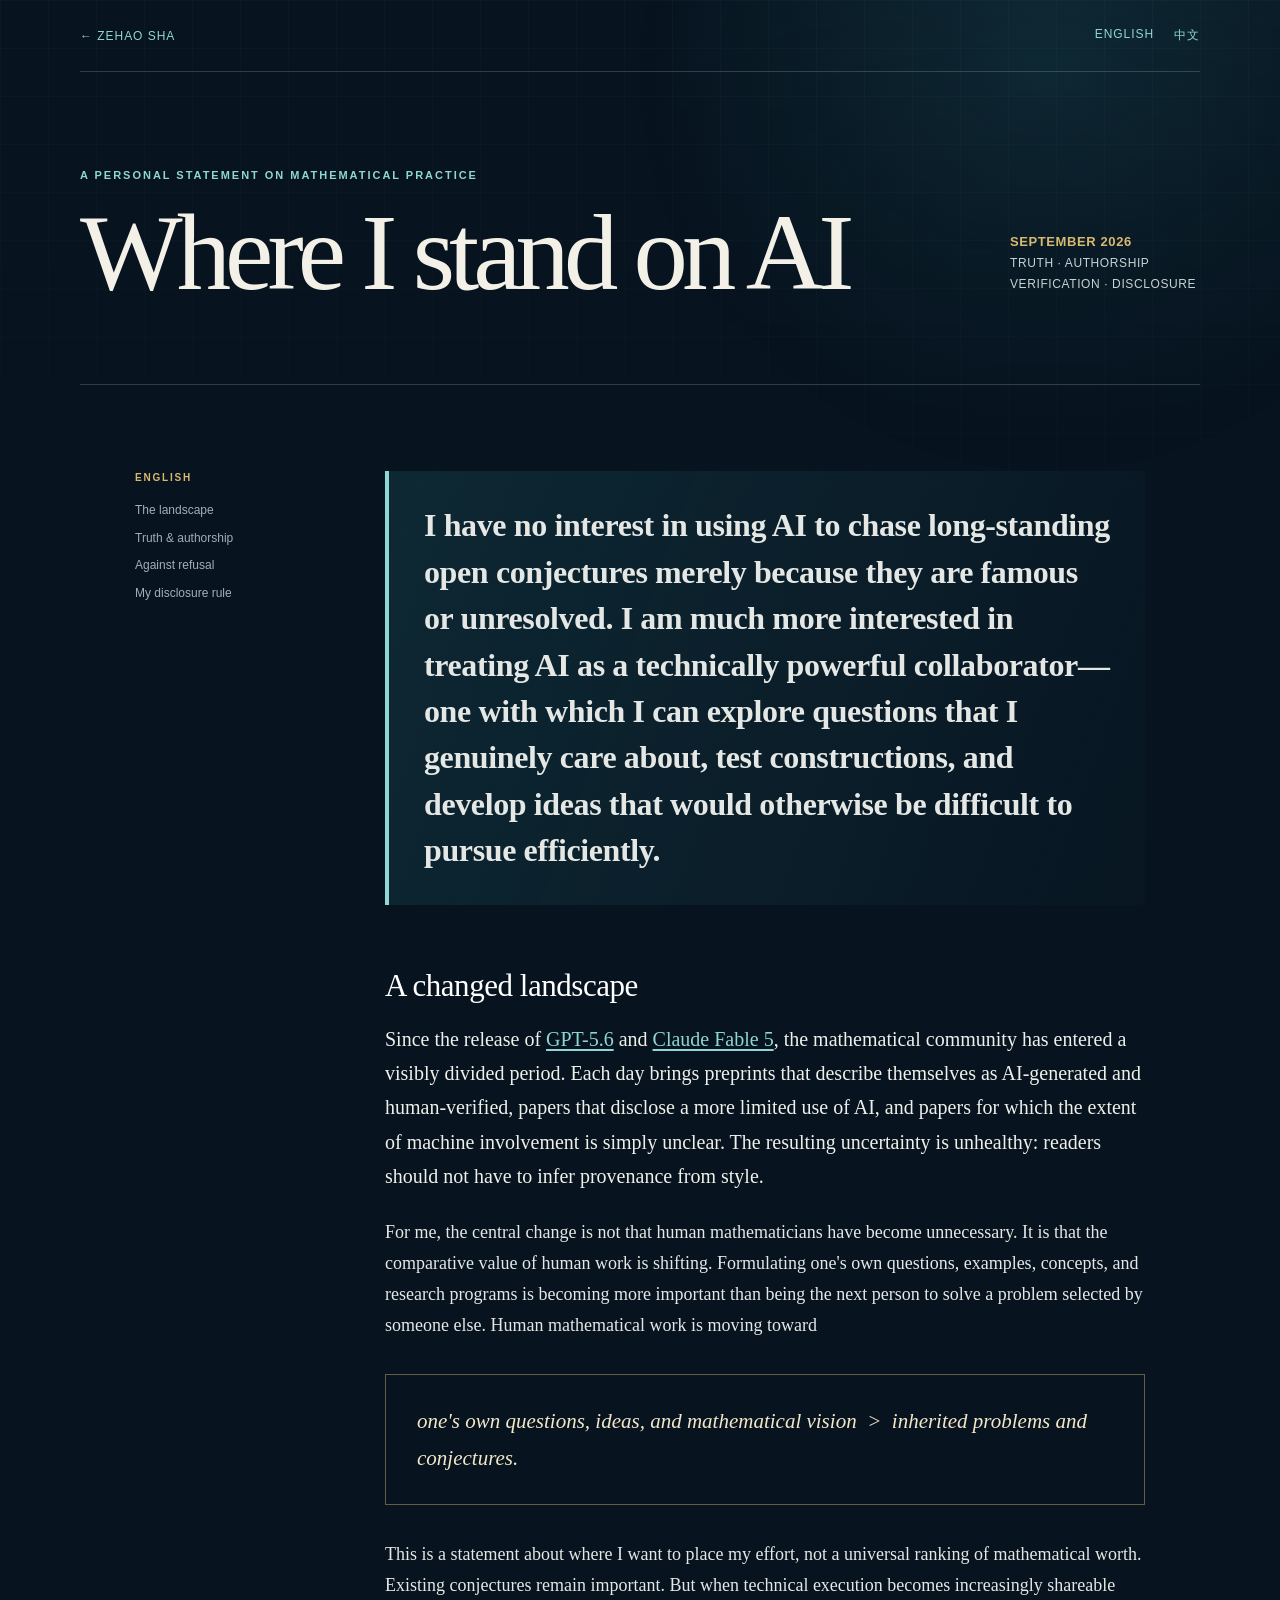
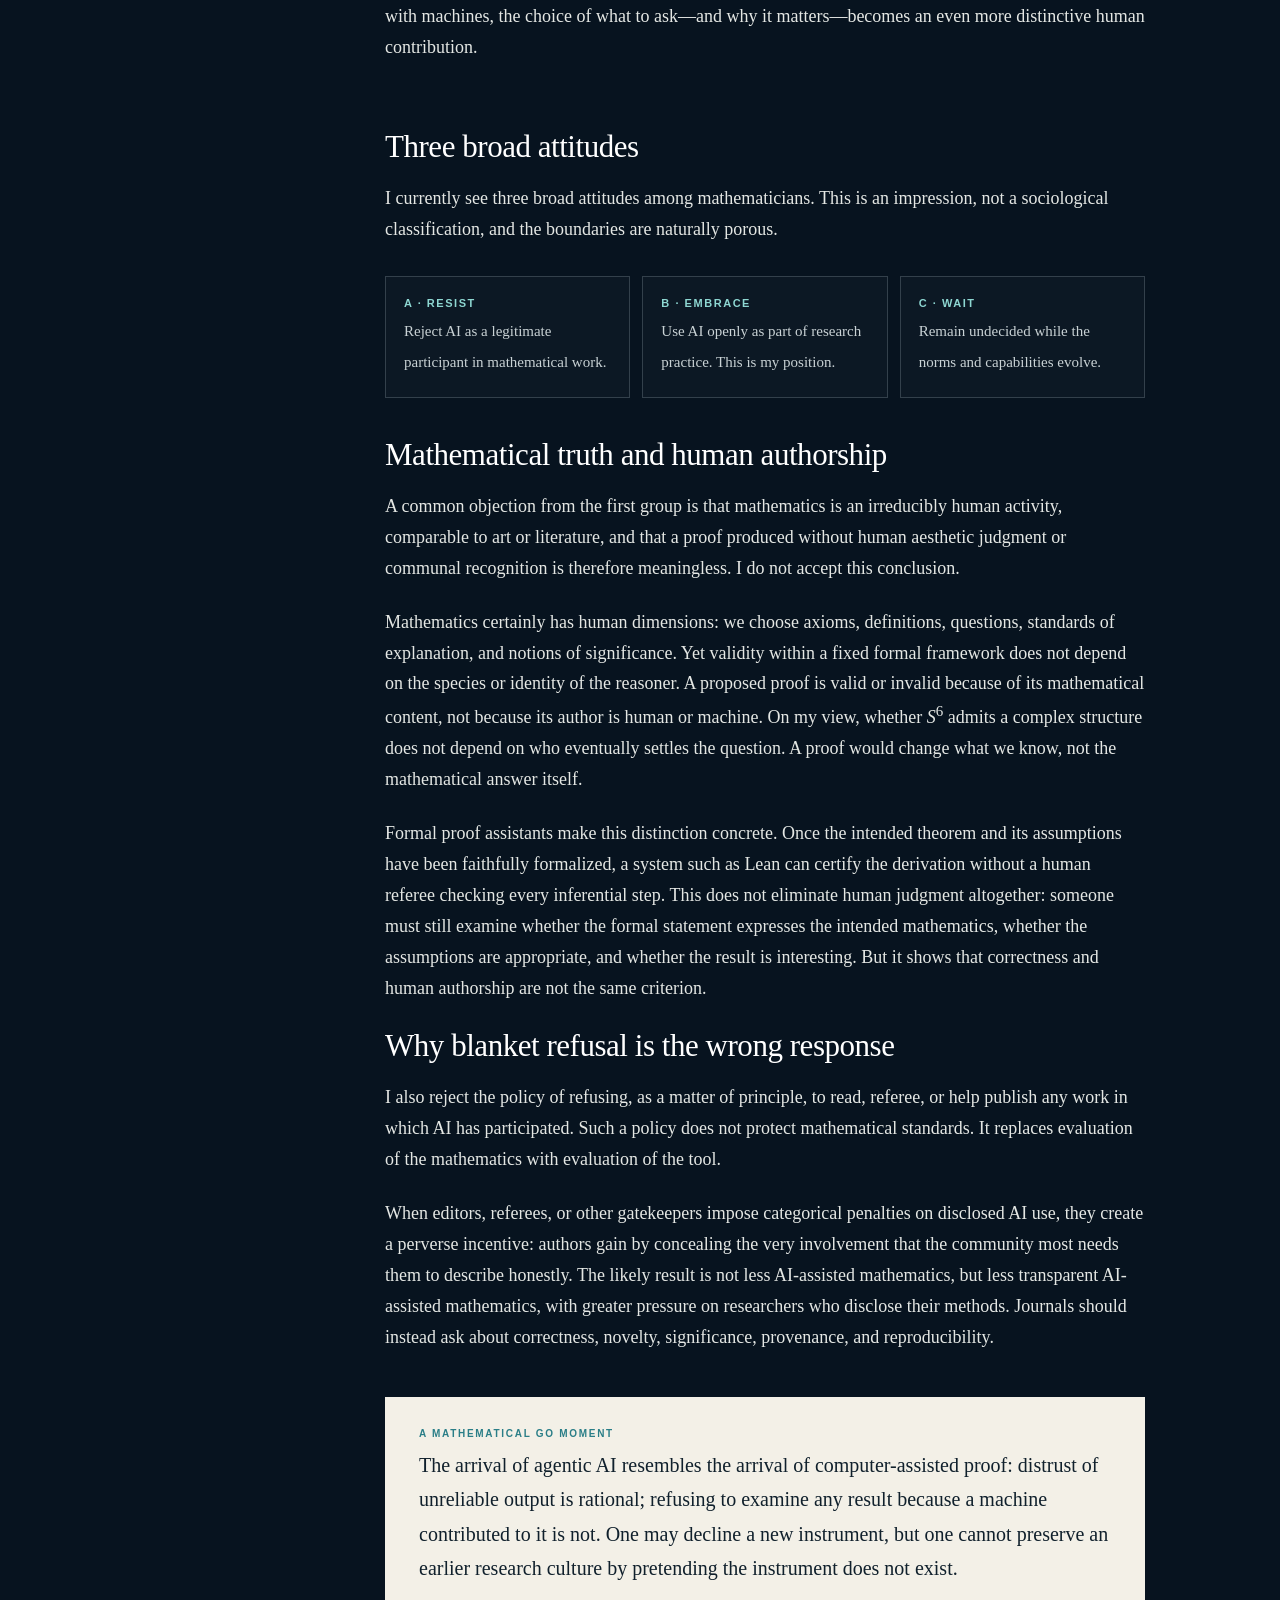
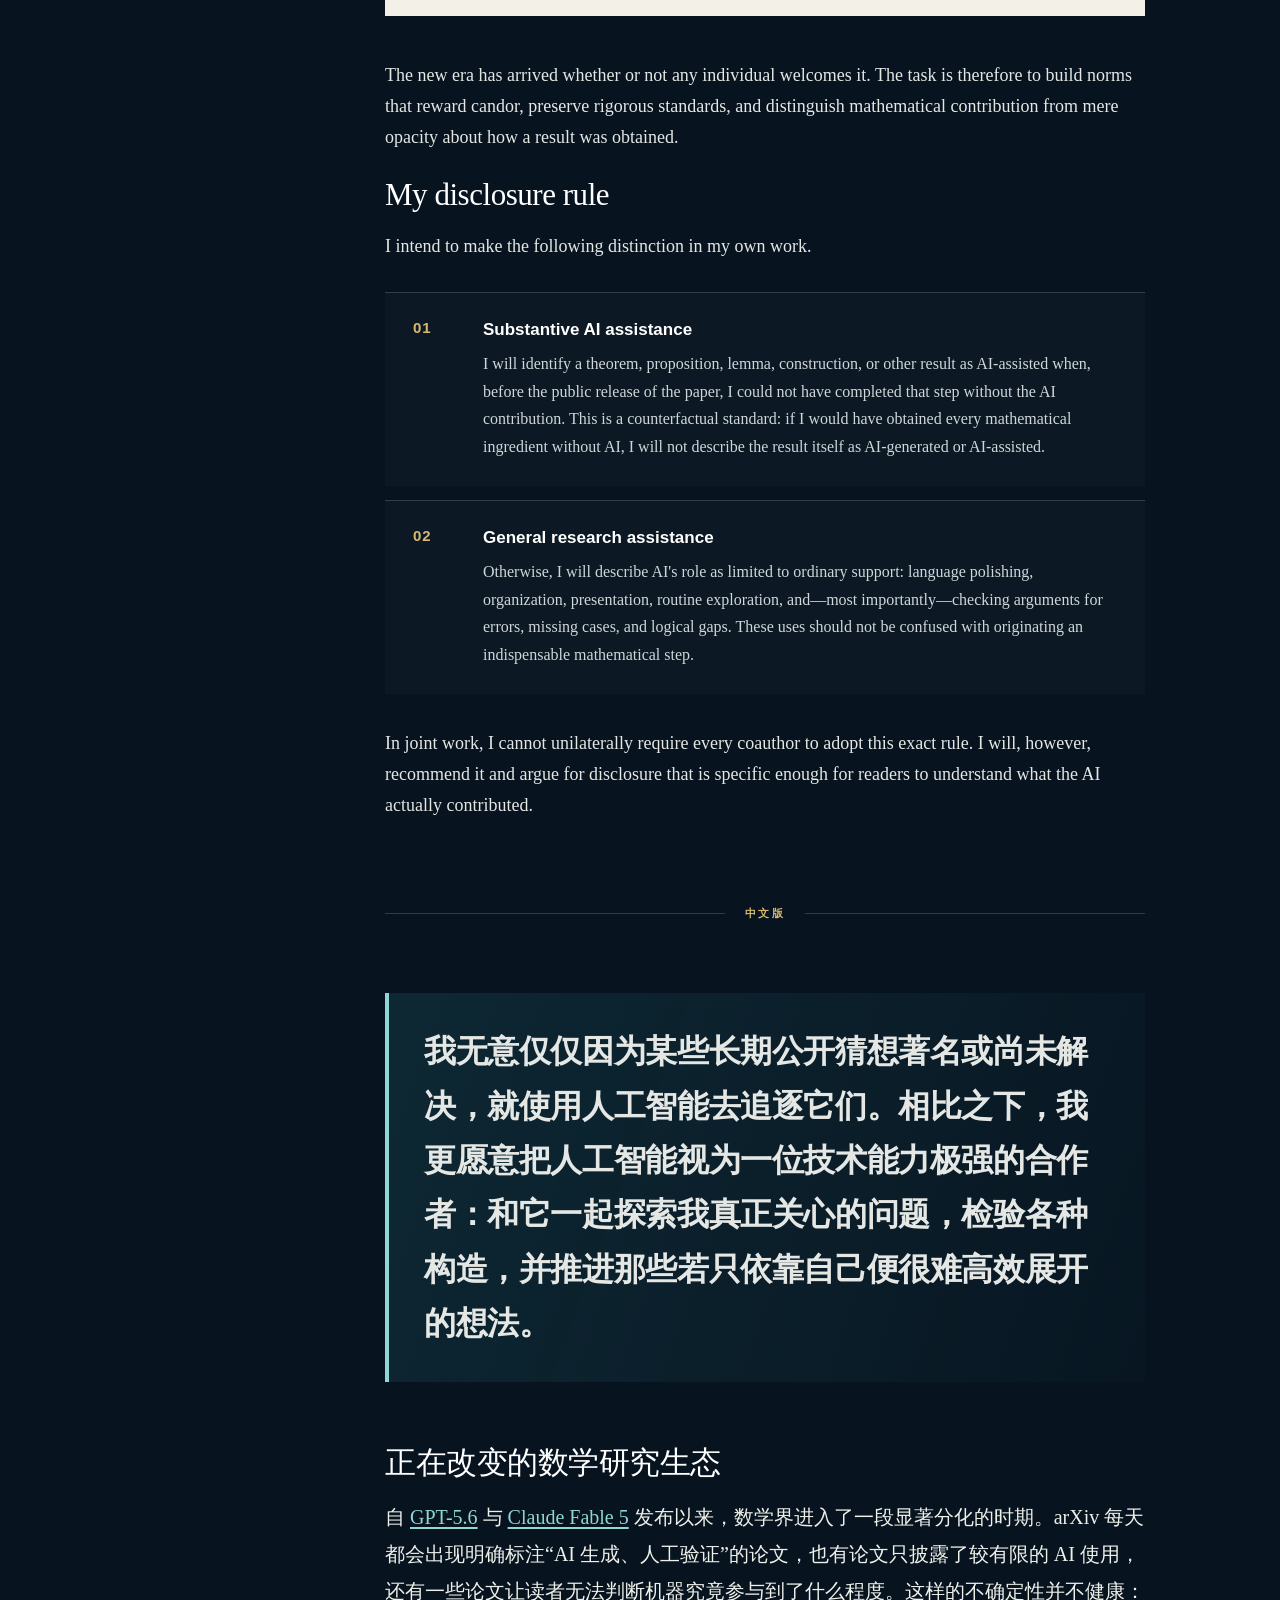
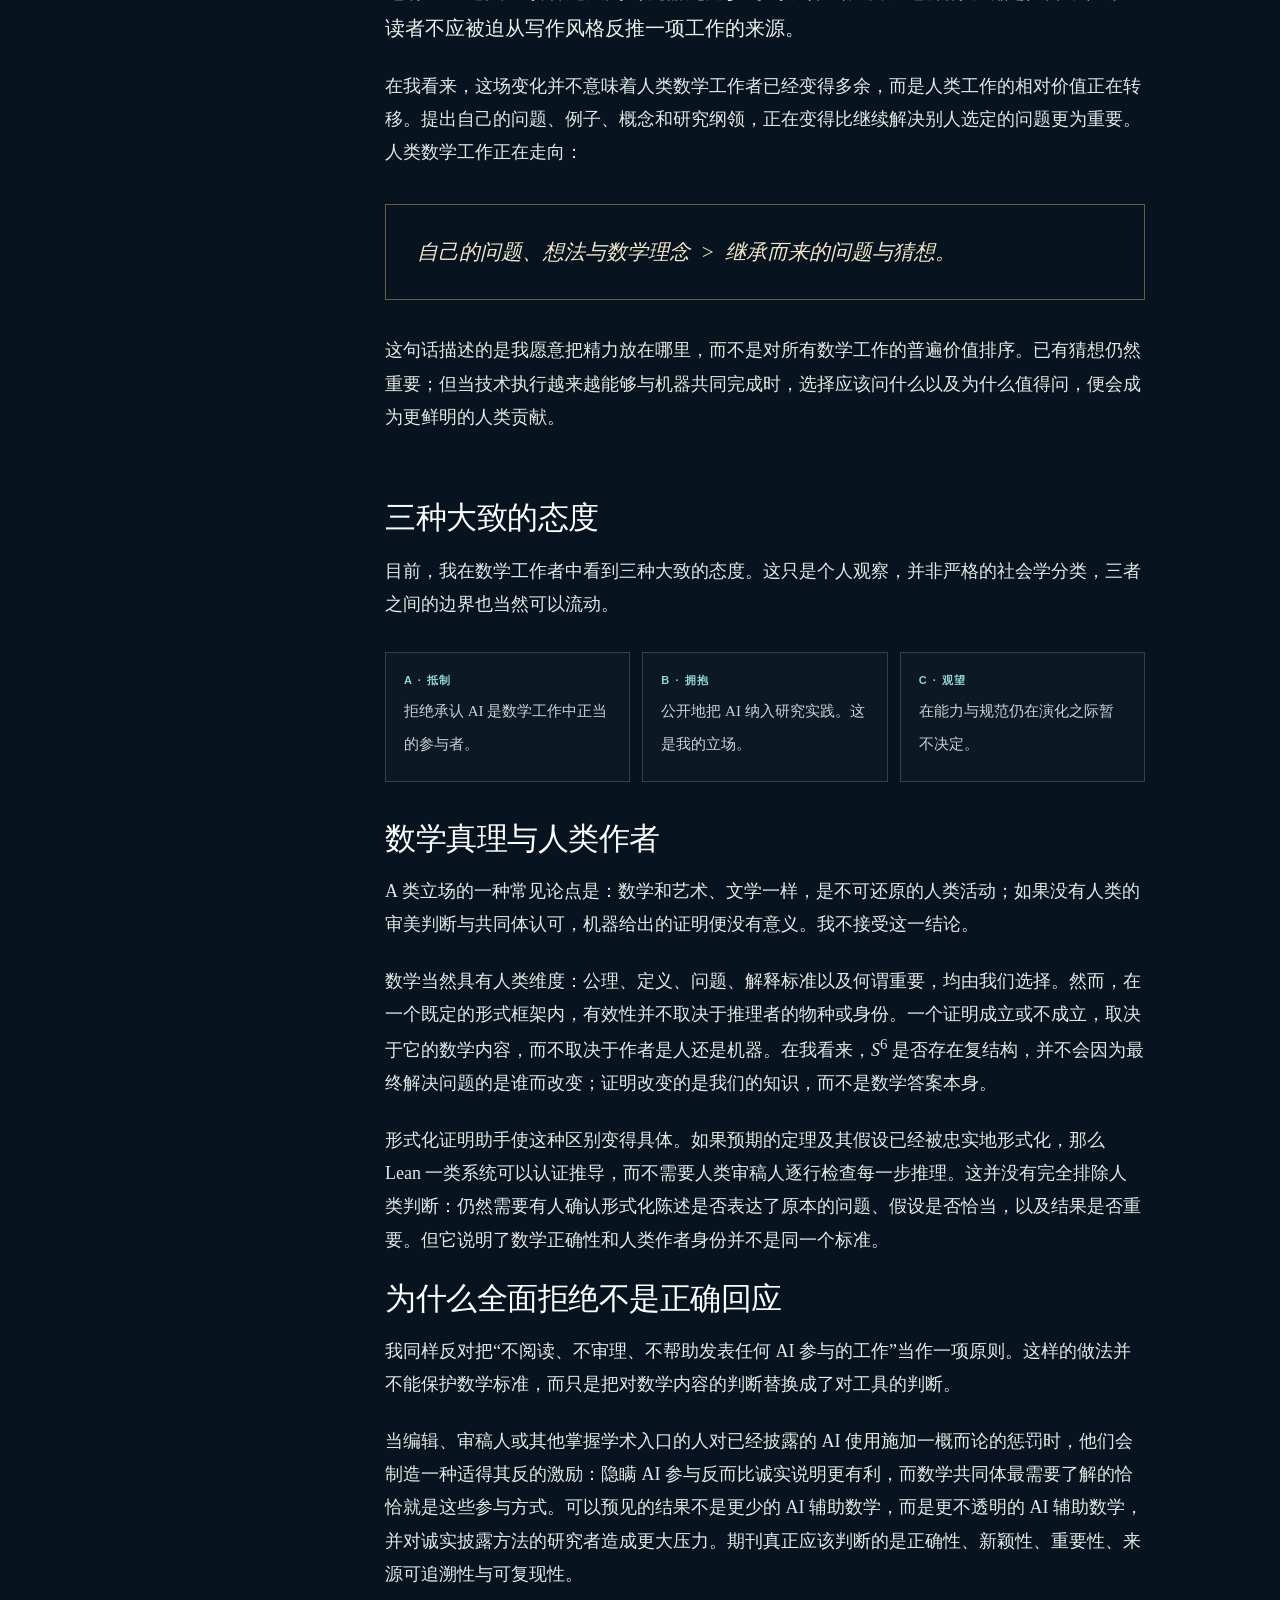
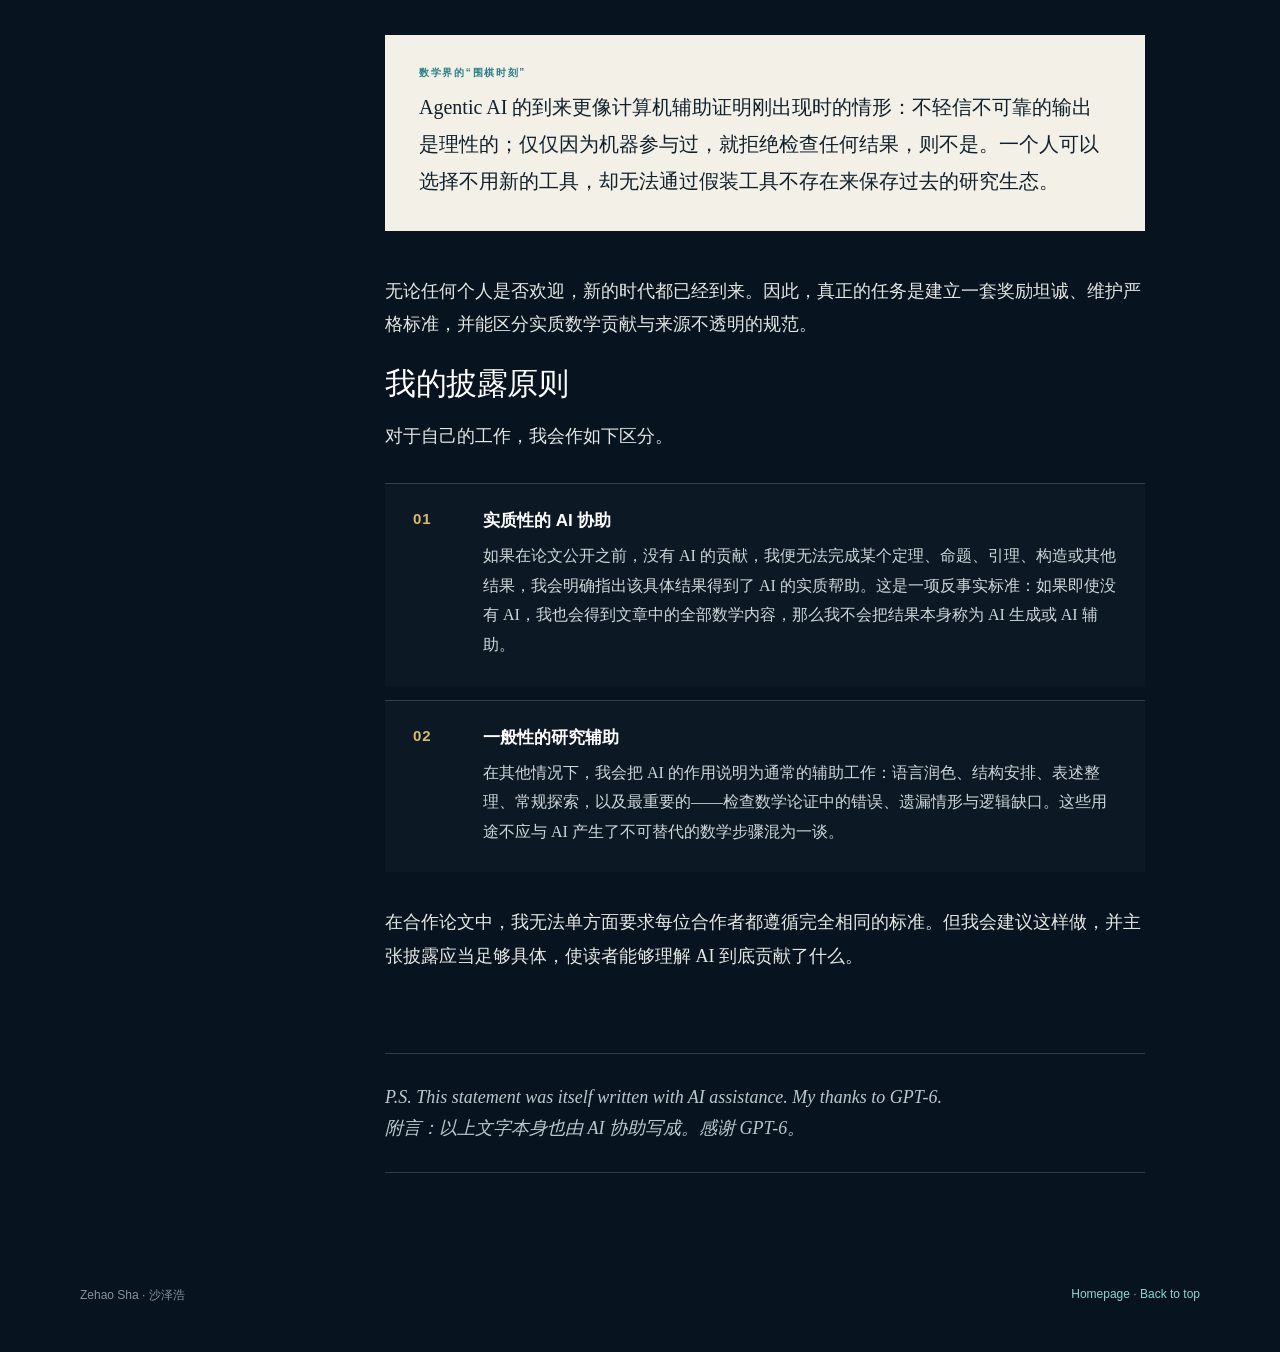
<file: ai.html>
<!doctype html>
<html lang="en">
<head>
  <meta charset="utf-8">
  <meta name="viewport" content="width=device-width, initial-scale=1">
  <title>Where I Stand on AI — Zehao Sha</title>
  <meta name="description" content="A personal statement by Zehao Sha on AI, mathematical truth, research practice, and disclosure.">
  <meta property="og:title" content="Where I Stand on AI — Zehao Sha">
  <meta property="og:description" content="A personal statement on AI, mathematical truth, research practice, and disclosure.">
  <meta property="og:type" content="article">
  <link rel="icon" type="image/jpg" href="https://ricciflow19.github.io/OK.jpg">
  <style>
    :root{--night:#07131f;--night-2:#0b1d2d;--paper:#f3f0e7;--paper-soft:#c9d2d5;--aqua:#8ed7d2;--aqua-deep:#2a7e87;--gold:#d8b970;--line:rgba(202,224,228,.2);--serif:Georgia,"Times New Roman",serif;--sans:Arial,Helvetica,sans-serif;--cn:"Songti SC","STSong","Noto Serif CJK SC",serif}
    *{box-sizing:border-box}html{scroll-behavior:smooth}body{margin:0;background:var(--night);color:var(--paper);font-family:var(--serif);font-size:18px;line-height:1.72}body::before{content:"";position:fixed;inset:0;pointer-events:none;background:radial-gradient(circle at 82% 8%,rgba(55,166,169,.16),transparent 31%),linear-gradient(rgba(255,255,255,.022) 1px,transparent 1px),linear-gradient(90deg,rgba(255,255,255,.022) 1px,transparent 1px);background-size:auto,48px 48px,48px 48px;mask-image:linear-gradient(to bottom,#000,transparent 72%)}a{color:var(--aqua);text-underline-offset:3px}a:hover{color:#b6ece7}.shell{width:min(1120px,calc(100% - 42px));margin:auto;position:relative}.topbar{min-height:72px;display:flex;justify-content:space-between;align-items:center;border-bottom:1px solid var(--line);font:12px var(--sans);letter-spacing:.08em;text-transform:uppercase}.topbar a{text-decoration:none}.language-nav{display:flex;gap:20px}.hero{display:grid;grid-template-columns:minmax(0,1fr) 190px;gap:70px;padding:96px 0 82px;border-bottom:1px solid var(--line)}.eyebrow{margin:0 0 20px;color:var(--aqua);font:700 11px/1.4 var(--sans);letter-spacing:.18em;text-transform:uppercase}h1{max-width:790px;margin:0;font-size:clamp(56px,8.5vw,112px);font-weight:400;line-height:.91;letter-spacing:-.055em}.hero-meta{align-self:end;padding-bottom:7px;color:var(--paper-soft);font:12px/1.75 var(--sans);letter-spacing:.05em;text-transform:uppercase}.hero-meta strong{display:block;color:var(--gold);font-size:13px}.statement{display:grid;grid-template-columns:180px minmax(0,760px);gap:70px;justify-content:center;padding:86px 0}.rail{position:relative}.rail-inner{position:sticky;top:28px}.rail-label{display:block;margin-bottom:17px;color:var(--gold);font:700 10px/1.4 var(--sans);letter-spacing:.18em;text-transform:uppercase}.rail nav{display:flex;flex-direction:column;gap:10px;font:12px/1.45 var(--sans)}.rail a{text-decoration:none;color:#9fb0b8}.rail a:hover{color:var(--aqua)}.prose{min-width:0}.lead{margin:0 0 62px;padding:31px 35px;border-left:4px solid var(--aqua);background:linear-gradient(110deg,rgba(42,126,135,.2),rgba(42,126,135,.03));font-size:clamp(22px,3vw,32px);line-height:1.45;letter-spacing:-.012em}.lead strong{font-weight:700}h2{margin:65px 0 18px;color:#fff;font-size:31px;font-weight:400;line-height:1.2;letter-spacing:-.015em}h2:first-of-type{margin-top:0}p{margin:0 0 23px;color:#e4e7e4}.opening{font-size:20px;color:#eef0ea}.three-ways{display:grid;grid-template-columns:repeat(3,1fr);gap:12px;margin:31px 0 38px}.way{padding:20px 18px;border:1px solid var(--line);background:rgba(255,255,255,.025)}.way b{display:block;margin-bottom:6px;color:var(--aqua);font:700 11px var(--sans);letter-spacing:.14em;text-transform:uppercase}.way span{font-size:15px;color:var(--paper-soft)}.axiom{margin:34px 0;padding:28px 31px;border:1px solid rgba(216,185,112,.45);color:#f2e7c8;font-size:21px;font-style:italic}.moment{margin:44px 0;padding:31px 34px;background:var(--paper);color:#10202c}.moment .moment-label{display:block;margin-bottom:9px;color:var(--aqua-deep);font:700 10px var(--sans);letter-spacing:.17em;text-transform:uppercase}.moment p{margin:0;color:#10202c;font-size:20px}.protocol{display:grid;gap:14px;margin:30px 0 34px;counter-reset:protocol}.rule{display:grid;grid-template-columns:52px 1fr;gap:18px;padding:26px 28px;border-top:1px solid var(--line);background:rgba(255,255,255,.025);counter-increment:protocol}.rule::before{content:"0" counter(protocol);color:var(--gold);font:700 15px var(--sans);letter-spacing:.06em}.rule h3{margin:0 0 8px;color:#fff;font:700 17px/1.35 var(--sans)}.rule p{margin:0;color:#cfd7d9;font-size:16px}.divider{display:flex;align-items:center;gap:20px;margin:85px 0 72px;color:var(--gold);font:700 11px var(--sans);letter-spacing:.2em;text-transform:uppercase}.divider::before,.divider::after{content:"";height:1px;flex:1;background:var(--line)}.cn{font-family:var(--cn);line-height:1.85}.cn h2{font-family:var(--cn)}.cn .lead{font-family:var(--cn);line-height:1.7}.cn .way span,.cn .rule p,.cn .moment p{font-family:var(--cn)}.postscript{margin:80px 0 0;padding:28px 0;border-top:1px solid var(--line);border-bottom:1px solid var(--line);color:#bec8cc;font-style:italic}footer{display:flex;justify-content:space-between;gap:25px;padding:28px 0 48px;color:#82949d;font:12px var(--sans)}footer a{text-decoration:none}
    @media(max-width:860px){.hero{grid-template-columns:1fr;gap:42px;padding:72px 0 62px}.hero-meta{align-self:start}.statement{grid-template-columns:1fr;padding:62px 0}.rail{display:none}.three-ways{grid-template-columns:1fr}.lead{margin-bottom:52px}}
    @media(max-width:560px){body{font-size:17px}.shell{width:min(100% - 28px,1120px)}.topbar{align-items:flex-start;padding:20px 0;gap:20px}.language-nav{gap:12px}.hero{padding-top:58px}.lead{padding:24px 23px}.rule{grid-template-columns:38px 1fr;padding:23px 20px}.moment{padding:25px 23px}footer{flex-direction:column}}
    @media(prefers-reduced-motion:reduce){html{scroll-behavior:auto}}
  </style>
</head>
<body id="top">
  <div class="shell">
    <header class="topbar"><a href="index.html">← Zehao Sha</a><nav class="language-nav" aria-label="Language navigation"><a href="#english">English</a><a href="#chinese" lang="zh-CN">中文</a></nav></header>
    <main>
      <header class="hero"><div><p class="eyebrow">A personal statement on mathematical practice</p><h1>Where I stand on AI</h1></div><div class="hero-meta"><strong>September 2026</strong>Truth · authorship<br>verification · disclosure</div></header>

      <article class="statement" id="english">
        <aside class="rail"><div class="rail-inner"><span class="rail-label">English</span><nav aria-label="English section navigation"><a href="#landscape-en">The landscape</a><a href="#truth-en">Truth &amp; authorship</a><a href="#refusal-en">Against refusal</a><a href="#disclosure-en">My disclosure rule</a></nav></div></aside>
        <div class="prose">
          <p class="lead"><strong>I have no interest in using AI to chase long-standing open conjectures merely because they are famous or unresolved. I am much more interested in treating AI as a technically powerful collaborator—one with which I can explore questions that I genuinely care about, test constructions, and develop ideas that would otherwise be difficult to pursue efficiently.</strong></p>

          <section id="landscape-en">
            <h2>A changed landscape</h2>
            <p class="opening">Since the release of <a href="https://openai.com/index/gpt-5-6/" target="_blank" rel="noopener">GPT-5.6</a> and <a href="https://www.anthropic.com/news/claude-fable-5-mythos-5" target="_blank" rel="noopener">Claude Fable 5</a>, the mathematical community has entered a visibly divided period. Each day brings preprints that describe themselves as AI-generated and human-verified, papers that disclose a more limited use of AI, and papers for which the extent of machine involvement is simply unclear. The resulting uncertainty is unhealthy: readers should not have to infer provenance from style.</p>
            <p>For me, the central change is not that human mathematicians have become unnecessary. It is that the comparative value of human work is shifting. Formulating one's own questions, examples, concepts, and research programs is becoming more important than being the next person to solve a problem selected by someone else. Human mathematical work is moving toward</p>
            <div class="axiom">one's own questions, ideas, and mathematical vision &nbsp;&gt;&nbsp; inherited problems and conjectures.</div>
            <p>This is a statement about where I want to place my effort, not a universal ranking of mathematical worth. Existing conjectures remain important. But when technical execution becomes increasingly shareable with machines, the choice of what to ask—and why it matters—becomes an even more distinctive human contribution.</p>
            <h2>Three broad attitudes</h2>
            <p>I currently see three broad attitudes among mathematicians. This is an impression, not a sociological classification, and the boundaries are naturally porous.</p>
            <div class="three-ways"><div class="way"><b>A · Resist</b><span>Reject AI as a legitimate participant in mathematical work.</span></div><div class="way"><b>B · Embrace</b><span>Use AI openly as part of research practice. This is my position.</span></div><div class="way"><b>C · Wait</b><span>Remain undecided while the norms and capabilities evolve.</span></div></div>
          </section>

          <section id="truth-en">
            <h2>Mathematical truth and human authorship</h2>
            <p>A common objection from the first group is that mathematics is an irreducibly human activity, comparable to art or literature, and that a proof produced without human aesthetic judgment or communal recognition is therefore meaningless. I do not accept this conclusion.</p>
            <p>Mathematics certainly has human dimensions: we choose axioms, definitions, questions, standards of explanation, and notions of significance. Yet validity within a fixed formal framework does not depend on the species or identity of the reasoner. A proposed proof is valid or invalid because of its mathematical content, not because its author is human or machine. On my view, whether <i>S</i><sup>6</sup> admits a complex structure does not depend on who eventually settles the question. A proof would change what we know, not the mathematical answer itself.</p>
            <p>Formal proof assistants make this distinction concrete. Once the intended theorem and its assumptions have been faithfully formalized, a system such as Lean can certify the derivation without a human referee checking every inferential step. This does not eliminate human judgment altogether: someone must still examine whether the formal statement expresses the intended mathematics, whether the assumptions are appropriate, and whether the result is interesting. But it shows that correctness and human authorship are not the same criterion.</p>
          </section>

          <section id="refusal-en">
            <h2>Why blanket refusal is the wrong response</h2>
            <p>I also reject the policy of refusing, as a matter of principle, to read, referee, or help publish any work in which AI has participated. Such a policy does not protect mathematical standards. It replaces evaluation of the mathematics with evaluation of the tool.</p>
            <p>When editors, referees, or other gatekeepers impose categorical penalties on disclosed AI use, they create a perverse incentive: authors gain by concealing the very involvement that the community most needs them to describe honestly. The likely result is not less AI-assisted mathematics, but less transparent AI-assisted mathematics, with greater pressure on researchers who disclose their methods. Journals should instead ask about correctness, novelty, significance, provenance, and reproducibility.</p>
            <div class="moment"><span class="moment-label">A mathematical Go moment</span><p>The arrival of agentic AI resembles the arrival of computer-assisted proof: distrust of unreliable output is rational; refusing to examine any result because a machine contributed to it is not. One may decline a new instrument, but one cannot preserve an earlier research culture by pretending the instrument does not exist.</p></div>
            <p>The new era has arrived whether or not any individual welcomes it. The task is therefore to build norms that reward candor, preserve rigorous standards, and distinguish mathematical contribution from mere opacity about how a result was obtained.</p>
          </section>

          <section id="disclosure-en">
            <h2>My disclosure rule</h2>
            <p>I intend to make the following distinction in my own work.</p>
            <div class="protocol"><div class="rule"><div><h3>Substantive AI assistance</h3><p>I will identify a theorem, proposition, lemma, construction, or other result as AI-assisted when, before the public release of the paper, I could not have completed that step without the AI contribution. This is a counterfactual standard: if I would have obtained every mathematical ingredient without AI, I will not describe the result itself as AI-generated or AI-assisted.</p></div></div><div class="rule"><div><h3>General research assistance</h3><p>Otherwise, I will describe AI's role as limited to ordinary support: language polishing, organization, presentation, routine exploration, and—most importantly—checking arguments for errors, missing cases, and logical gaps. These uses should not be confused with originating an indispensable mathematical step.</p></div></div></div>
            <p>In joint work, I cannot unilaterally require every coauthor to adopt this exact rule. I will, however, recommend it and argue for disclosure that is specific enough for readers to understand what the AI actually contributed.</p>
          </section>

          <div class="divider" id="chinese"><span lang="zh-CN">中文版</span></div>
          <div class="cn" lang="zh-CN">
            <p class="lead"><strong>我无意仅仅因为某些长期公开猜想著名或尚未解决，就使用人工智能去追逐它们。相比之下，我更愿意把人工智能视为一位技术能力极强的合作者：和它一起探索我真正关心的问题，检验各种构造，并推进那些若只依靠自己便很难高效展开的想法。</strong></p>
            <section>
              <h2>正在改变的数学研究生态</h2>
              <p class="opening">自 <a href="https://openai.com/index/gpt-5-6/" target="_blank" rel="noopener">GPT-5.6</a> 与 <a href="https://www.anthropic.com/news/claude-fable-5-mythos-5" target="_blank" rel="noopener">Claude Fable 5</a> 发布以来，数学界进入了一段显著分化的时期。arXiv 每天都会出现明确标注“AI 生成、人工验证”的论文，也有论文只披露了较有限的 AI 使用，还有一些论文让读者无法判断机器究竟参与到了什么程度。这样的不确定性并不健康：读者不应被迫从写作风格反推一项工作的来源。</p>
              <p>在我看来，这场变化并不意味着人类数学工作者已经变得多余，而是人类工作的相对价值正在转移。提出自己的问题、例子、概念和研究纲领，正在变得比继续解决别人选定的问题更为重要。人类数学工作正在走向：</p>
              <div class="axiom">自己的问题、想法与数学理念 &nbsp;&gt;&nbsp; 继承而来的问题与猜想。</div>
              <p>这句话描述的是我愿意把精力放在哪里，而不是对所有数学工作的普遍价值排序。已有猜想仍然重要；但当技术执行越来越能够与机器共同完成时，选择应该问什么以及为什么值得问，便会成为更鲜明的人类贡献。</p>
              <h2>三种大致的态度</h2>
              <p>目前，我在数学工作者中看到三种大致的态度。这只是个人观察，并非严格的社会学分类，三者之间的边界也当然可以流动。</p>
              <div class="three-ways"><div class="way"><b>A · 抵制</b><span>拒绝承认 AI 是数学工作中正当的参与者。</span></div><div class="way"><b>B · 拥抱</b><span>公开地把 AI 纳入研究实践。这是我的立场。</span></div><div class="way"><b>C · 观望</b><span>在能力与规范仍在演化之际暂不决定。</span></div></div>
            </section>
            <section>
              <h2>数学真理与人类作者</h2>
              <p>A 类立场的一种常见论点是：数学和艺术、文学一样，是不可还原的人类活动；如果没有人类的审美判断与共同体认可，机器给出的证明便没有意义。我不接受这一结论。</p>
              <p>数学当然具有人类维度：公理、定义、问题、解释标准以及何谓重要，均由我们选择。然而，在一个既定的形式框架内，有效性并不取决于推理者的物种或身份。一个证明成立或不成立，取决于它的数学内容，而不取决于作者是人还是机器。在我看来，<i>S</i><sup>6</sup> 是否存在复结构，并不会因为最终解决问题的是谁而改变；证明改变的是我们的知识，而不是数学答案本身。</p>
              <p>形式化证明助手使这种区别变得具体。如果预期的定理及其假设已经被忠实地形式化，那么 Lean 一类系统可以认证推导，而不需要人类审稿人逐行检查每一步推理。这并没有完全排除人类判断：仍然需要有人确认形式化陈述是否表达了原本的问题、假设是否恰当，以及结果是否重要。但它说明了数学正确性和人类作者身份并不是同一个标准。</p>
            </section>
            <section>
              <h2>为什么全面拒绝不是正确回应</h2>
              <p>我同样反对把“不阅读、不审理、不帮助发表任何 AI 参与的工作”当作一项原则。这样的做法并不能保护数学标准，而只是把对数学内容的判断替换成了对工具的判断。</p>
              <p>当编辑、审稿人或其他掌握学术入口的人对已经披露的 AI 使用施加一概而论的惩罚时，他们会制造一种适得其反的激励：隐瞒 AI 参与反而比诚实说明更有利，而数学共同体最需要了解的恰恰就是这些参与方式。可以预见的结果不是更少的 AI 辅助数学，而是更不透明的 AI 辅助数学，并对诚实披露方法的研究者造成更大压力。期刊真正应该判断的是正确性、新颖性、重要性、来源可追溯性与可复现性。</p>
              <div class="moment"><span class="moment-label">数学界的“围棋时刻”</span><p>Agentic AI 的到来更像计算机辅助证明刚出现时的情形：不轻信不可靠的输出是理性的；仅仅因为机器参与过，就拒绝检查任何结果，则不是。一个人可以选择不用新的工具，却无法通过假装工具不存在来保存过去的研究生态。</p></div>
              <p>无论任何个人是否欢迎，新的时代都已经到来。因此，真正的任务是建立一套奖励坦诚、维护严格标准，并能区分实质数学贡献与来源不透明的规范。</p>
            </section>
            <section>
              <h2>我的披露原则</h2>
              <p>对于自己的工作，我会作如下区分。</p>
              <div class="protocol"><div class="rule"><div><h3>实质性的 AI 协助</h3><p>如果在论文公开之前，没有 AI 的贡献，我便无法完成某个定理、命题、引理、构造或其他结果，我会明确指出该具体结果得到了 AI 的实质帮助。这是一项反事实标准：如果即使没有 AI，我也会得到文章中的全部数学内容，那么我不会把结果本身称为 AI 生成或 AI 辅助。</p></div></div><div class="rule"><div><h3>一般性的研究辅助</h3><p>在其他情况下，我会把 AI 的作用说明为通常的辅助工作：语言润色、结构安排、表述整理、常规探索，以及最重要的——检查数学论证中的错误、遗漏情形与逻辑缺口。这些用途不应与 AI 产生了不可替代的数学步骤混为一谈。</p></div></div></div>
              <p>在合作论文中，我无法单方面要求每位合作者都遵循完全相同的标准。但我会建议这样做，并主张披露应当足够具体，使读者能够理解 AI 到底贡献了什么。</p>
            </section>
          </div>
          <p class="postscript">P.S. This statement was itself written with AI assistance. My thanks to GPT-6.<br><span lang="zh-CN">附言：以上文字本身也由 AI 协助写成。感谢 GPT-6。</span></p>
        </div>
      </article>
    </main>
    <footer><span>Zehao Sha · 沙泽浩</span><span><a href="index.html">Homepage</a> · <a href="#top">Back to top</a></span></footer>
  </div>
</body>
</html>
</file>
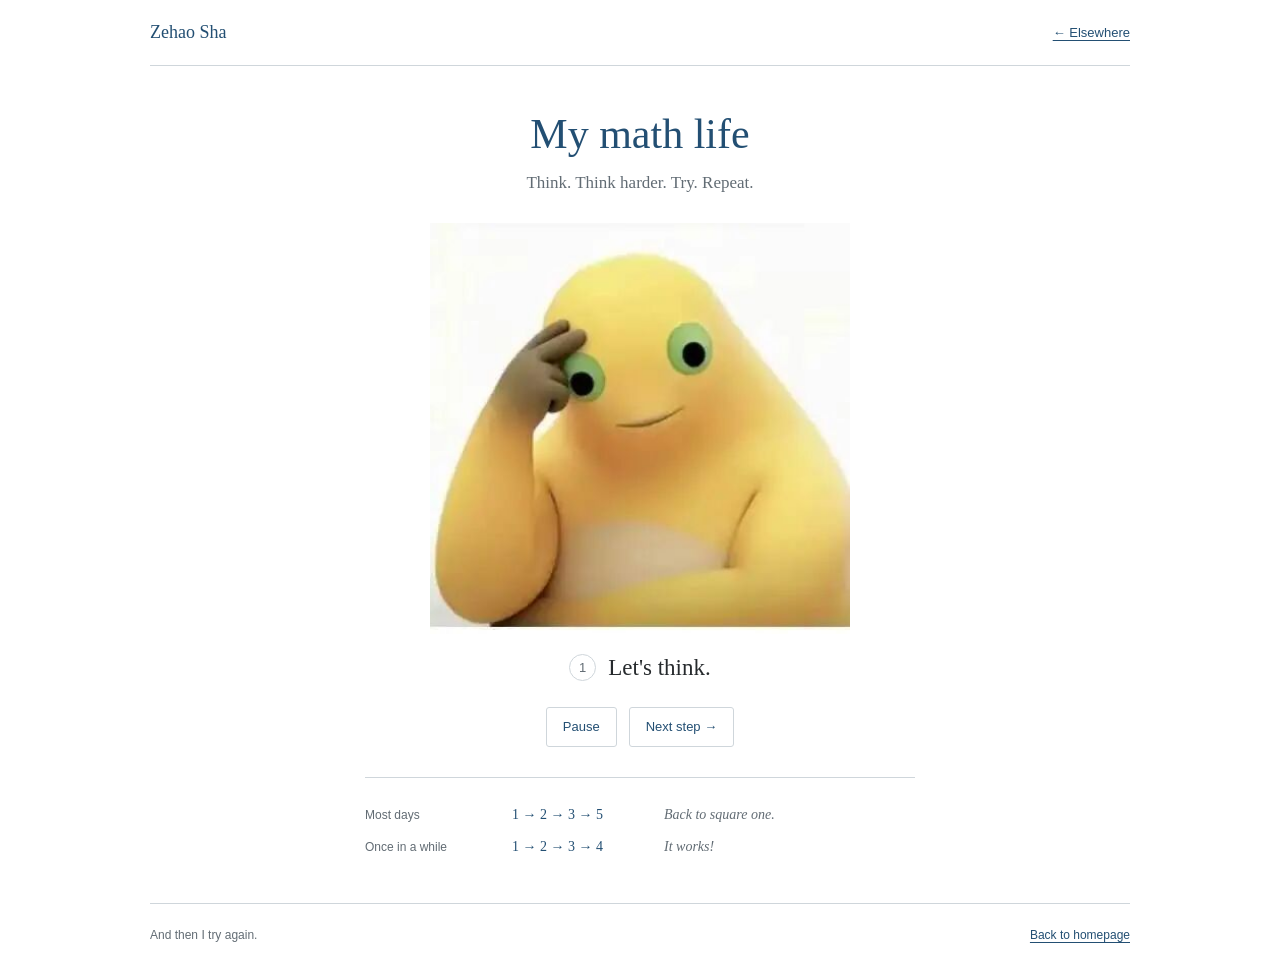
<file: math-life.html>
<!doctype html>
<html lang="en">
<head>
  <meta charset="utf-8">
  <meta name="viewport" content="width=device-width, initial-scale=1">
  <title>My math life — Zehao Sha</title>
  <meta name="description" content="Think. Think harder. Try. Usually fail. Occasionally succeed. Repeat.">
  <link rel="icon" type="image/jpg" href="OK.jpg">
  <link rel="stylesheet" href="math-life.css">
  <script defer src="math-life.js"></script>
</head>
<body>
  <div class="page">
    <header class="site-nav"><a href="index.html">Zehao Sha</a><a href="index.html#links">← Elsewhere</a></header>
    <main>
      <h1>My math life</h1>
      <p class="intro">Think. Think harder. Try. Repeat.</p>
      <figure class="player">
        <div class="image-stage"><img id="reaction" src="math-life-1.jpg" width="420" height="420" alt="Nailong touching his forehead, starting to think." fetchpriority="high"></div>
        <figcaption><span class="step-number" id="step-number">1</span><span id="caption">Let's think.</span></figcaption>
      </figure>
      <div class="controls" id="controls" hidden>
        <button id="play-toggle" type="button">Pause</button>
        <button id="next-step" type="button">Next step →</button>
      </div>
      <div class="daily-routes">
        <p><span>Most days</span><span class="route">1 → 2 → 3 → 5</span><em>Back to square one.</em></p>
        <p><span>Once in a while</span><span class="route">1 → 2 → 3 → 4</span><em>It works!</em></p>
      </div>
      <noscript><p class="no-script">The usual ending:</p><img class="fallback" src="math-life-5.png" width="280" height="280" alt="Nailong looking down, shoulders and arms drooping after another failed attempt."><p>And once in a while:</p><img class="fallback" src="math-life-4.jpg" width="280" height="280" alt="Nailong celebrating with both arms raised."></noscript>
    </main>
    <footer><span>And then I try again.</span><a href="index.html">Back to homepage</a></footer>
  </div>
</body>
</html>
</file>
<file: math-life.css>
:root{color-scheme:light;--ink:#262a2d;--blue:#234f73;--muted:#626c74;--line:#cfd6db}
*{box-sizing:border-box}
body{margin:0;background:#fff;color:var(--ink);font:17px/1.56 Georgia,"Times New Roman",serif}
a{color:var(--blue);text-underline-offset:3px}
.page{width:min(980px,calc(100% - 36px));margin:auto}
.site-nav{min-height:66px;display:flex;align-items:center;justify-content:space-between;gap:20px;border-bottom:1px solid var(--line)}
.site-nav a:first-child{font-size:18px;text-decoration:none}
.site-nav a:last-child{font:13px Arial,Helvetica,sans-serif}
main{text-align:center;padding:44px 0 36px}
h1{margin:0;color:var(--blue);font-size:42px;font-weight:400;line-height:1.15}
.intro{color:var(--muted);margin:12px 0 22px}
.player{margin:0 auto;width:min(420px,100%)}
.image-stage{aspect-ratio:1;background:#fff}
.image-stage img{display:block;width:100%;height:100%;object-fit:contain}
figcaption{display:flex;align-items:center;justify-content:center;gap:12px;min-height:58px;font-size:23px}
.step-number{display:inline-grid;place-items:center;width:27px;height:27px;border:1px solid var(--line);border-radius:50%;font:13px Arial,Helvetica,sans-serif;color:var(--muted)}
.controls{display:flex;justify-content:center;gap:12px;margin:10px 0 30px}
[hidden]{display:none!important}
button{padding:9px 16px;border:1px solid var(--line);border-radius:3px;background:#fff;color:var(--blue);font:13px Arial,Helvetica,sans-serif;cursor:pointer;min-height:40px}
button:hover{background:#f4f6f7}
a:focus-visible,button:focus-visible{outline:2px solid var(--blue);outline-offset:4px}
.daily-routes{width:min(550px,100%);margin:24px auto 0;border-top:1px solid var(--line);padding-top:16px}
.daily-routes p{display:grid;grid-template-columns:135px 140px 1fr;align-items:baseline;gap:12px;margin:10px 0;text-align:left;font-size:14px}
.daily-routes p>span:first-child{color:var(--muted);font:12px Arial,Helvetica,sans-serif}
.route{white-space:nowrap;color:var(--blue)}
.daily-routes em{color:var(--muted);font-size:14px}
footer{border-top:1px solid var(--line);padding:22px 0 30px;display:flex;justify-content:space-between;gap:20px;color:var(--muted);font:12px/1.6 Arial,Helvetica,sans-serif}
.fallback{max-width:100%;object-fit:contain}
@media(max-width:540px){main{padding-top:32px}h1{font-size:36px}.intro{font-size:15px}.player{max-width:340px}.daily-routes p{grid-template-columns:1fr 1fr;gap:2px 12px}.daily-routes em{grid-column:2}footer{font-size:11px}}
</file>
